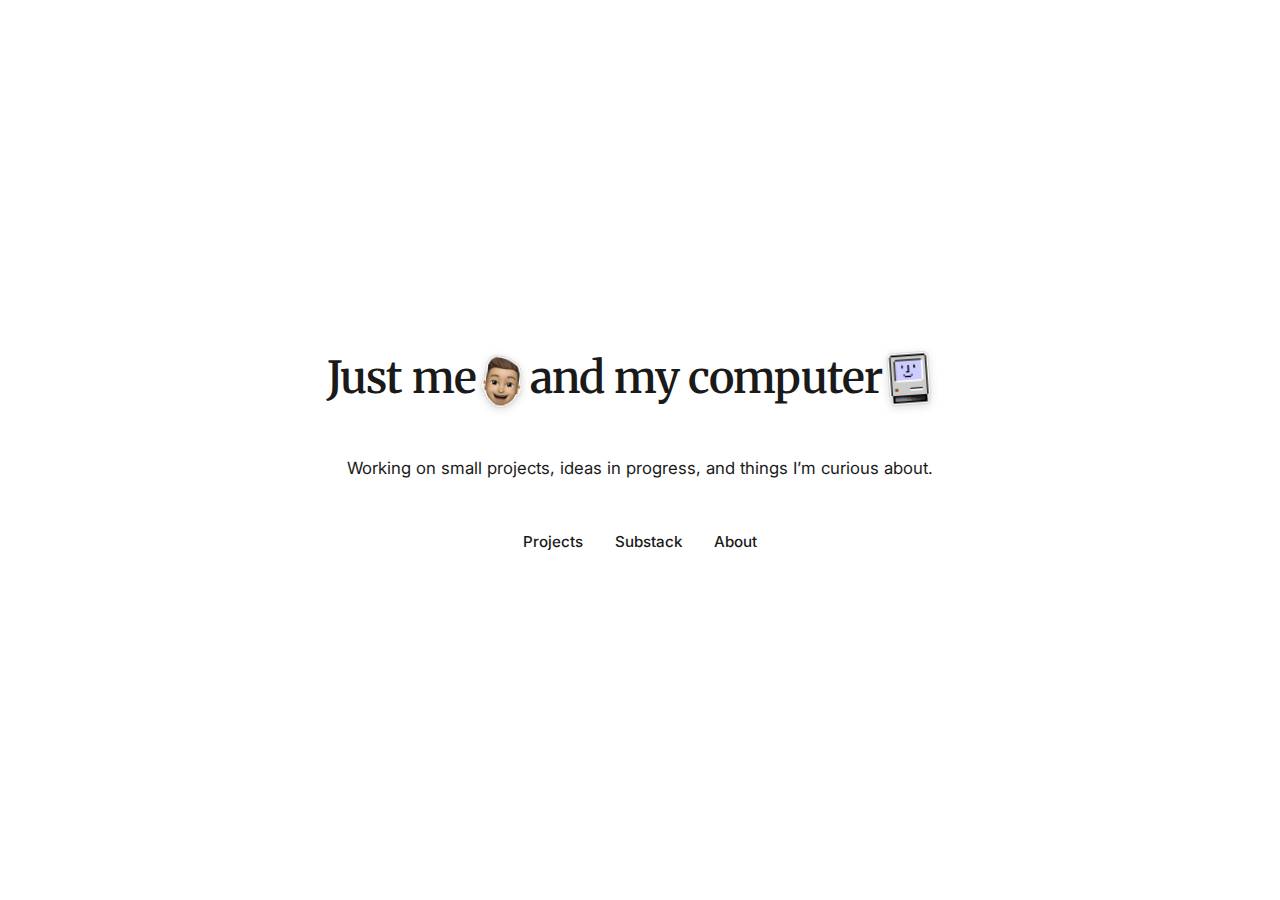
<file: index.html>
<!DOCTYPE html>
<html lang="en">

<head>
  <meta charset="utf-8">
  <meta name="viewport" content="width=device-width, initial-scale=1.0">
  <title>Taiyo Tsuchiya</title>
  <meta name="description" content="Personal projects, experiments, and ideas by Taiyo Tsuchiya. iOS apps, design explorations, and things I’m curious about.">
  <link rel="canonical" href="https://taiyotsuchiya.com/">
  <meta property="og:site_name" content="Taiyo Tsuchiya">
  <script type="application/ld+json">
  {
    "@context": "https://schema.org",
    "@type": "WebSite",
    "name": "Taiyo Tsuchiya",
    "url": "https://taiyotsuchiya.com"
  }
  </script>
  <script type="application/ld+json">
  {
    "@context": "https://schema.org",
    "@type": "Person",
    "name": "Taiyo Tsuchiya",
    "url": "https://taiyotsuchiya.com/"
  }
  </script>
  <link rel="icon" type="image/png" href="assets/favicon.png">
  <link rel="preconnect" href="https://fonts.googleapis.com">
  <link rel="preconnect" href="https://fonts.gstatic.com" crossorigin>
  <link
    href="https://fonts.googleapis.com/css2?family=Inter:wght@300;400;500;600&family=Merriweather:wght@300;400;700;900&display=swap"
    rel="stylesheet">
  <link rel="stylesheet" href="styles.css">
</head>

<body class="home-body">
  <main class="container">
    <h1 class="name">
      <span>Just me<img src="assets/Title Icons/Memoji.png" class="title-icon tilt-right" alt="Memoji"></span>
      <span>and <span class="my-prefix">my </span><span class="easter-egg-slot">
        <span class="slot-container">
          <span class="slot-item active" data-item="computer">computer<img src="assets/Title Icons/Happy Mac.png" class="title-icon tilt-left" alt="Happy Mac"></span>
        </span>
      </span></span>
    </h1>

    <p class="intro">
      Working on small projects, ideas in progress, and things I’m curious about.
    </p>

    <nav>
      <a href="projects.html">Projects</a>
      <a href="https://taiyotsuchiya.substack.com" target="_blank" rel="noopener noreferrer">Substack</a>
      <a href="about.html">About</a>
    </nav>
  </main>

  <script>
    (function() {
      const prefersReducedMotion = window.matchMedia('(prefers-reduced-motion: reduce)').matches;
      if (prefersReducedMotion) return;

      const items = [
        { text: 'computer', icon: 'Happy Mac.png', alt: 'Happy Mac' },
        { text: 'airpods', icon: 'Airpods.png', alt: 'Airpods' },
        { text: 'bicycle', icon: 'Bicycle.png', alt: 'Bicycle' },
        { text: 'kindle', icon: 'Kindle Light.png', iconDark: 'Kindle Dark.png', alt: 'Kindle', href: 'https://www.goodreads.com/user/show/147576187-taiyo'},
        { text: 'matcha', icon: 'Matcha.png', alt: 'Matcha' },
        { text: 'final_final_ver.12', icon: 'Folder.png', alt: 'Folder', skipMy: true },
        { text: 'double double', icon: 'Double Double.png', alt: 'Double Double' },
        { text: 'Claude Code', icon: 'Claude Icon.png', alt: 'Claude Code', skipMy: true },
        { text: 'Taylor playlist', icon: 'Sparkly 13.png', alt: 'Sparkly 13', },
        { text: 'podcasts', icon: 'Podcast App.png', alt: 'Podcast App' },
        { text: 'actual computer', icon: 'Mac.png', alt: 'Macbook Pro' },
      ];

      const preloadedImages = [];
      const seenIcons = new Set();
      items.forEach(item => {
        [item.icon, item.iconDark].forEach(icon => {
          if (!icon || seenIcons.has(icon)) return;
          const img = new Image();
          img.src = `assets/Title Icons/${icon}`;
          preloadedImages.push(img);
          seenIcons.add(icon);
        });
      });

      const START_DELAY = 10000;
      const DISPLAY_DURATION = 5000;
      const ANIMATION_DURATION = 700;

      let cycleTimer = null;
      let startTimer = null;
      let isAnimating = false;
      let currentIndex = 0;

      const slotContainer = document.querySelector('.slot-container');
      const myPrefix = document.querySelector('.my-prefix');
      const isDark = window.matchMedia('(prefers-color-scheme: dark)').matches;

      function refreshSlotWidth() {
        const currentEl = slotContainer.querySelector('.slot-item.active');
        if (!currentEl) return;
        slotContainer.style.width = Math.ceil(currentEl.getBoundingClientRect().width) + 'px';
      }

      function getIconPath(item) {
        const icon = (isDark && item.iconDark) ? item.iconDark : item.icon;
        return `assets/Title Icons/${icon}`;
      }

      function createSlotItem(item, className = '') {
        const span = document.createElement('span');
        span.className = `slot-item ${className}`.trim();
        span.dataset.item = item.text;
        const img = `<img src="${getIconPath(item)}" class="title-icon tilt-left" alt="${item.alt}">`;
        const icon = item.href ? `<a href="${item.href}" target="_blank" rel="noopener noreferrer">${img}</a>` : img;
        span.innerHTML = `${item.text}${icon}`;
        return span;
      }

      function measureSlotWidth(el) {
        return Math.ceil(el.getBoundingClientRect().width) + 12;
      }

      function animateToNext() {
        if (isAnimating) return;
        isAnimating = true;

        const nextIndex = (currentIndex + 1) % items.length;
        const nextItem = items[nextIndex];
        const currentEl = slotContainer.querySelector('.slot-item.active');

        const nextEl = createSlotItem(nextItem, 'entering');
        slotContainer.appendChild(nextEl);

        // Measure current width
        const currentWidth = Math.ceil(currentEl.getBoundingClientRect().width);
        slotContainer.style.width = currentWidth + 'px';

        // Measure new item width (make it visible momentarily)
        nextEl.style.position = 'absolute';
        nextEl.style.visibility = 'hidden';
        nextEl.classList.remove('entering');
        const newWidth = measureSlotWidth(nextEl);
        const nextImg = nextEl.querySelector('img');
        if (nextImg && !nextImg.complete) {
          nextImg.addEventListener('load', () => {
            const loadedWidth = measureSlotWidth(nextEl);
            const currentWidthValue = parseFloat(slotContainer.style.width || 0);
            if (loadedWidth > currentWidthValue) {
              slotContainer.style.width = loadedWidth + 'px';
            }
          }, { once: true });
        }
        nextEl.classList.add('entering');
        nextEl.style.position = '';
        nextEl.style.visibility = '';

        if (nextItem.skipMy) {
          myPrefix.classList.add('hidden');
        } else {
          myPrefix.classList.remove('hidden');
        }

        requestAnimationFrame(() => {
          slotContainer.style.width = newWidth + 'px';
          currentEl.classList.add('exiting');
          currentEl.classList.remove('active');
          nextEl.classList.remove('entering');
          nextEl.classList.add('active', 'bouncing');
        });

        setTimeout(() => {
          currentEl.remove();
          nextEl.classList.remove('bouncing');
          currentIndex = nextIndex;
          isAnimating = false;

          if (currentIndex === 0) {
            stopCycle();
            slotContainer.style.width = '';
          }
        }, ANIMATION_DURATION);
      }

      function startCycle() {
        if (cycleTimer || currentIndex !== 0) return;
        document.body.classList.add('easter-egg-active');
        cycleTimer = setInterval(animateToNext, DISPLAY_DURATION);
      }

      function stopCycle() {
        if (cycleTimer) {
          clearInterval(cycleTimer);
          cycleTimer = null;
        }
        document.body.classList.remove('easter-egg-active');
        startTimer = setTimeout(startCycle, START_DELAY);
      }

      startTimer = setTimeout(startCycle, START_DELAY);

      document.addEventListener('visibilitychange', () => {
        if (!document.hidden) refreshSlotWidth();
      });
      window.addEventListener('pageshow', refreshSlotWidth);
      window.addEventListener('focus', refreshSlotWidth);
    })();
  </script>
</body>

</html>
</file>
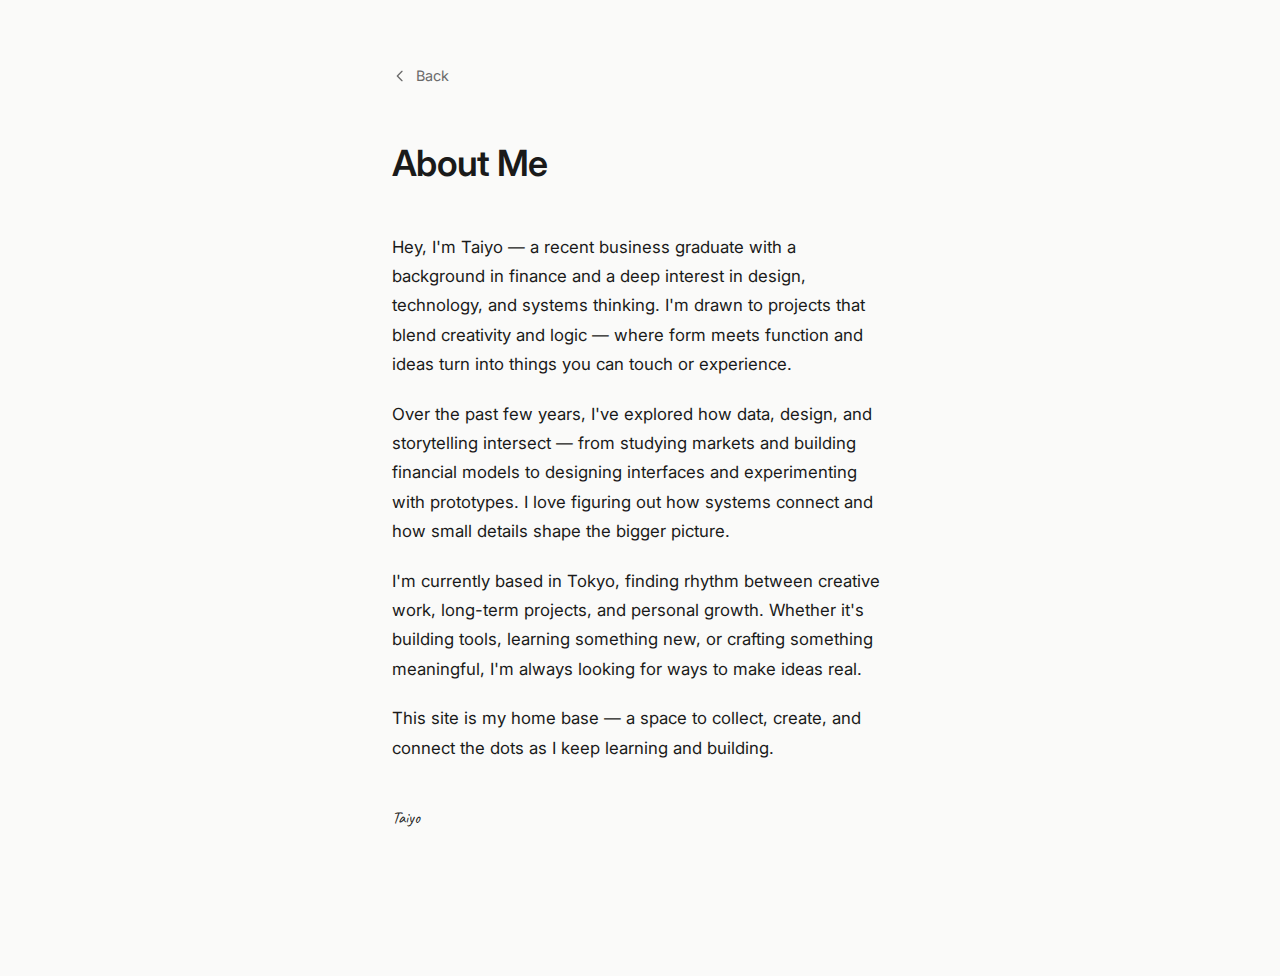
<file: about.html>
<!DOCTYPE html>
<html lang="en">

<head>
  <meta charset="utf-8">
  <meta name="viewport" content="width=device-width, initial-scale=1.0">
  <title>About | Taiyo Tsuchiya</title>
  <meta name="description" content="About Taiyo Tsuchiya — Builder, thinker, and creator based in Tokyo.">
  <link rel="icon" type="image/png" href="assets/flavicon.png">
  <link rel="preconnect" href="https://fonts.googleapis.com">
  <link rel="preconnect" href="https://fonts.gstatic.com" crossorigin>
  <link href="https://fonts.googleapis.com/css2?family=Inter:wght@300;400;500;600&family=Caveat:wght@500&display=swap"
    rel="stylesheet">
  <style>
    :root {
      --bg: #FAFAF9;
      --fg: #1A1A1A;
      --muted: #6B6B6B;
      --accent: #C4A47C;
      --accent-hover: #B08D5B;
      --border: #E8E8E6;
    }

    * {
      box-sizing: border-box;
      margin: 0;
      padding: 0;
    }

    html {
      font-size: 16px;
    }

    body {
      font-family: 'Inter', -apple-system, BlinkMacSystemFont, 'Segoe UI', sans-serif;
      background: var(--bg);
      color: var(--fg);
      min-height: 100vh;
      line-height: 1.6;
      -webkit-font-smoothing: antialiased;
      -moz-osx-font-smoothing: grayscale;
    }

    .page {
      max-width: 560px;
      margin: 0 auto;
      padding: 4rem 2rem 6rem;
      animation: fadeIn 0.8s ease-out;
    }

    @keyframes fadeIn {
      from {
        opacity: 0;
        transform: translateY(12px);
      }

      to {
        opacity: 1;
        transform: translateY(0);
      }
    }

    .back {
      display: inline-flex;
      align-items: center;
      gap: 0.5rem;
      font-size: 0.9rem;
      color: var(--muted);
      text-decoration: none;
      margin-bottom: 3rem;
      transition: color 0.2s ease;
    }

    .back:hover {
      color: var(--accent-hover);
    }

    .back svg {
      width: 16px;
      height: 16px;
      transition: transform 0.2s ease;
    }

    .back:hover svg {
      transform: translateX(-3px);
    }

    header {
      margin-bottom: 2.5rem;
    }

    h1 {
      font-size: clamp(1.75rem, 4vw, 2.25rem);
      font-weight: 600;
      letter-spacing: -0.02em;
    }

    .content {
      margin-bottom: 3rem;
    }

    .content p {
      font-size: 1.05rem;
      color: var(--fg);
      line-height: 1.75;
      margin-bottom: 1.25rem;
    }

    .content p:last-child {
      margin-bottom: 0;
    }

    .signature {
      font-family: 'Caveat', cursive;
      font-size: 12rem;
      color: var(--fg);
      margin-top: 2.5rem;
    }

    @media (prefers-reduced-motion: reduce) {
      .page {
        animation: none;
      }

      *,
      *::before,
      *::after {
        transition: none !important;
      }
    }

    @media (max-width: 480px) {
      .page {
        padding: 3rem 1.5rem 4rem;
      }
    }
  </style>
</head>

<body>
  <main class="page">
    <a href="index.html" class="back">
      <svg xmlns="http://www.w3.org/2000/svg" fill="none" viewBox="0 0 24 24" stroke="currentColor" stroke-width="2">
        <path stroke-linecap="round" stroke-linejoin="round" d="M15 19l-7-7 7-7" />
      </svg>
      Back
    </a>

    <header>
      <h1>About Me</h1>
    </header>

    <div class="content">
      <p>Hey, I'm Taiyo — a recent business graduate with a background in finance and a deep interest in design,
        technology, and systems thinking. I'm drawn to projects that blend creativity and logic — where form meets
        function and ideas turn into things you can touch or experience.</p>

      <p>Over the past few years, I've explored how data, design, and storytelling intersect — from studying markets and
        building financial models to designing interfaces and experimenting with prototypes. I love figuring out how
        systems connect and how small details shape the bigger picture.</p>

      <p>I'm currently based in Tokyo, finding rhythm between creative work, long-term projects, and personal growth.
        Whether it's building tools, learning something new, or crafting something meaningful, I'm always looking for
        ways to make ideas real.</p>

      <p>This site is my home base — a space to collect, create, and connect the dots as I keep learning and building.
      </p>

      <p class="signature">Taiyo</p>
    </div>
  </main>
</body>

</html>
</file>
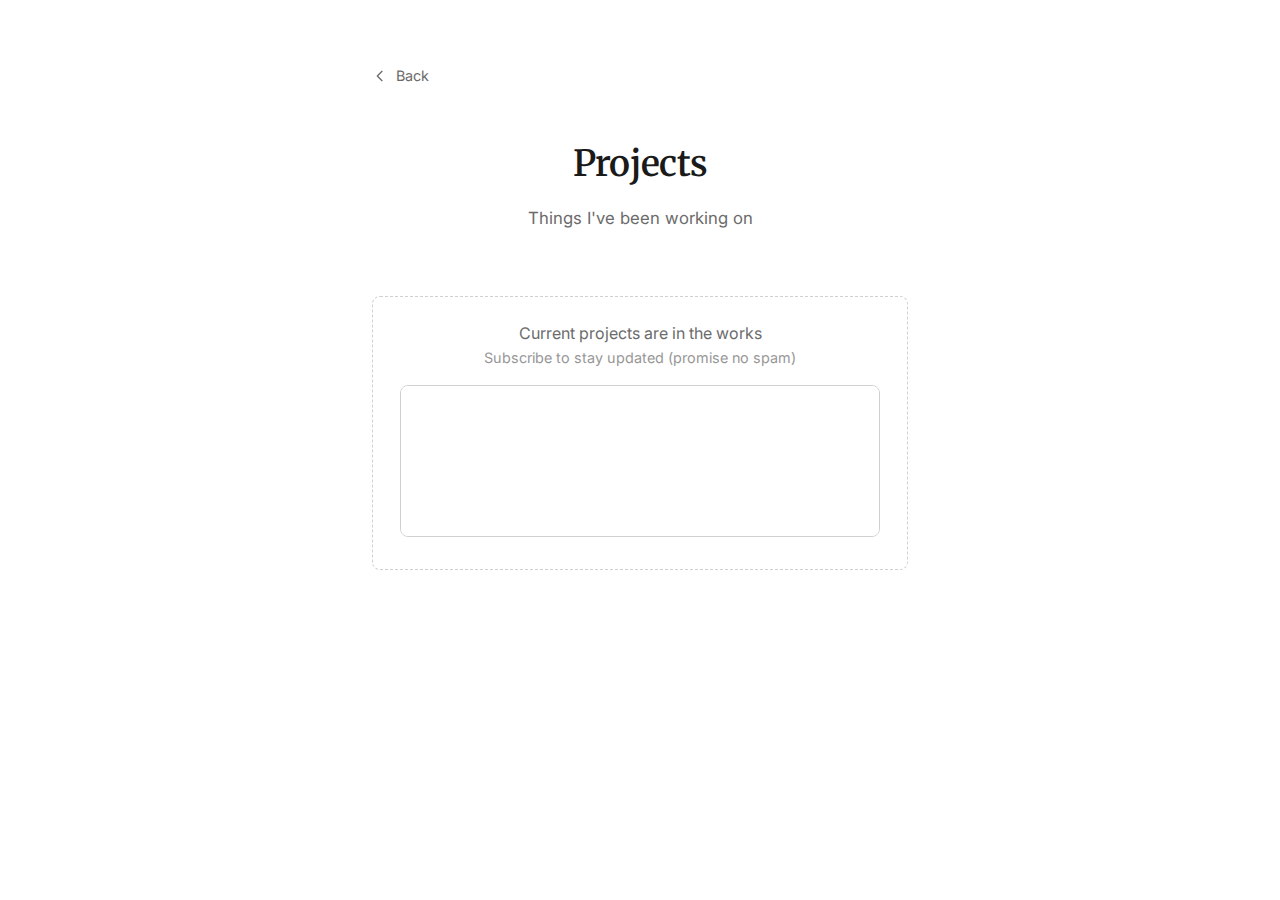
<file: projects.html>
<!DOCTYPE html>
<html lang="en">

<head>
  <meta charset="utf-8">
  <meta name="viewport" content="width=device-width, initial-scale=1.0">
  <title>Projects | Taiyo Tsuchiya</title>
  <meta name="description" content="Projects and experiments by Taiyo Tsuchiya.">
  <link rel="icon" type="image/png" href="assets/flavicon.png">
  <link rel="preconnect" href="https://fonts.googleapis.com">
  <link rel="preconnect" href="https://fonts.gstatic.com" crossorigin>
  <link
    href="https://fonts.googleapis.com/css2?family=Inter:wght@300;400;500;600&family=Merriweather:wght@300;400;700;900&display=swap"
    rel="stylesheet">
  <link rel="stylesheet" href="styles.css">
</head>

<body>
  <main class="page">
    <a href="index.html" class="back">
      <svg xmlns="http://www.w3.org/2000/svg" fill="none" viewBox="0 0 24 24" stroke="currentColor" stroke-width="2">
        <path stroke-linecap="round" stroke-linejoin="round" d="M15 19l-7-7 7-7" />
      </svg>
      Back
    </a>

    <header>
      <h1>Projects</h1>
      <p class="lead">Things I've been working on</p>
    </header>

    <div class="coming-soon">
      <p class="coming-soon-text">Current projects are in the works</p>
      <p class="coming-soon-sub">Subscribe to stay updated (promise no spam)</p>
      <div class="substack-embed">
        <iframe src="https://taiyotsuchiya.substack.com/embed" scrolling="no" frameborder="0"></iframe>
      </div>
    </div>

  </main>
</body>

</html>
</file>
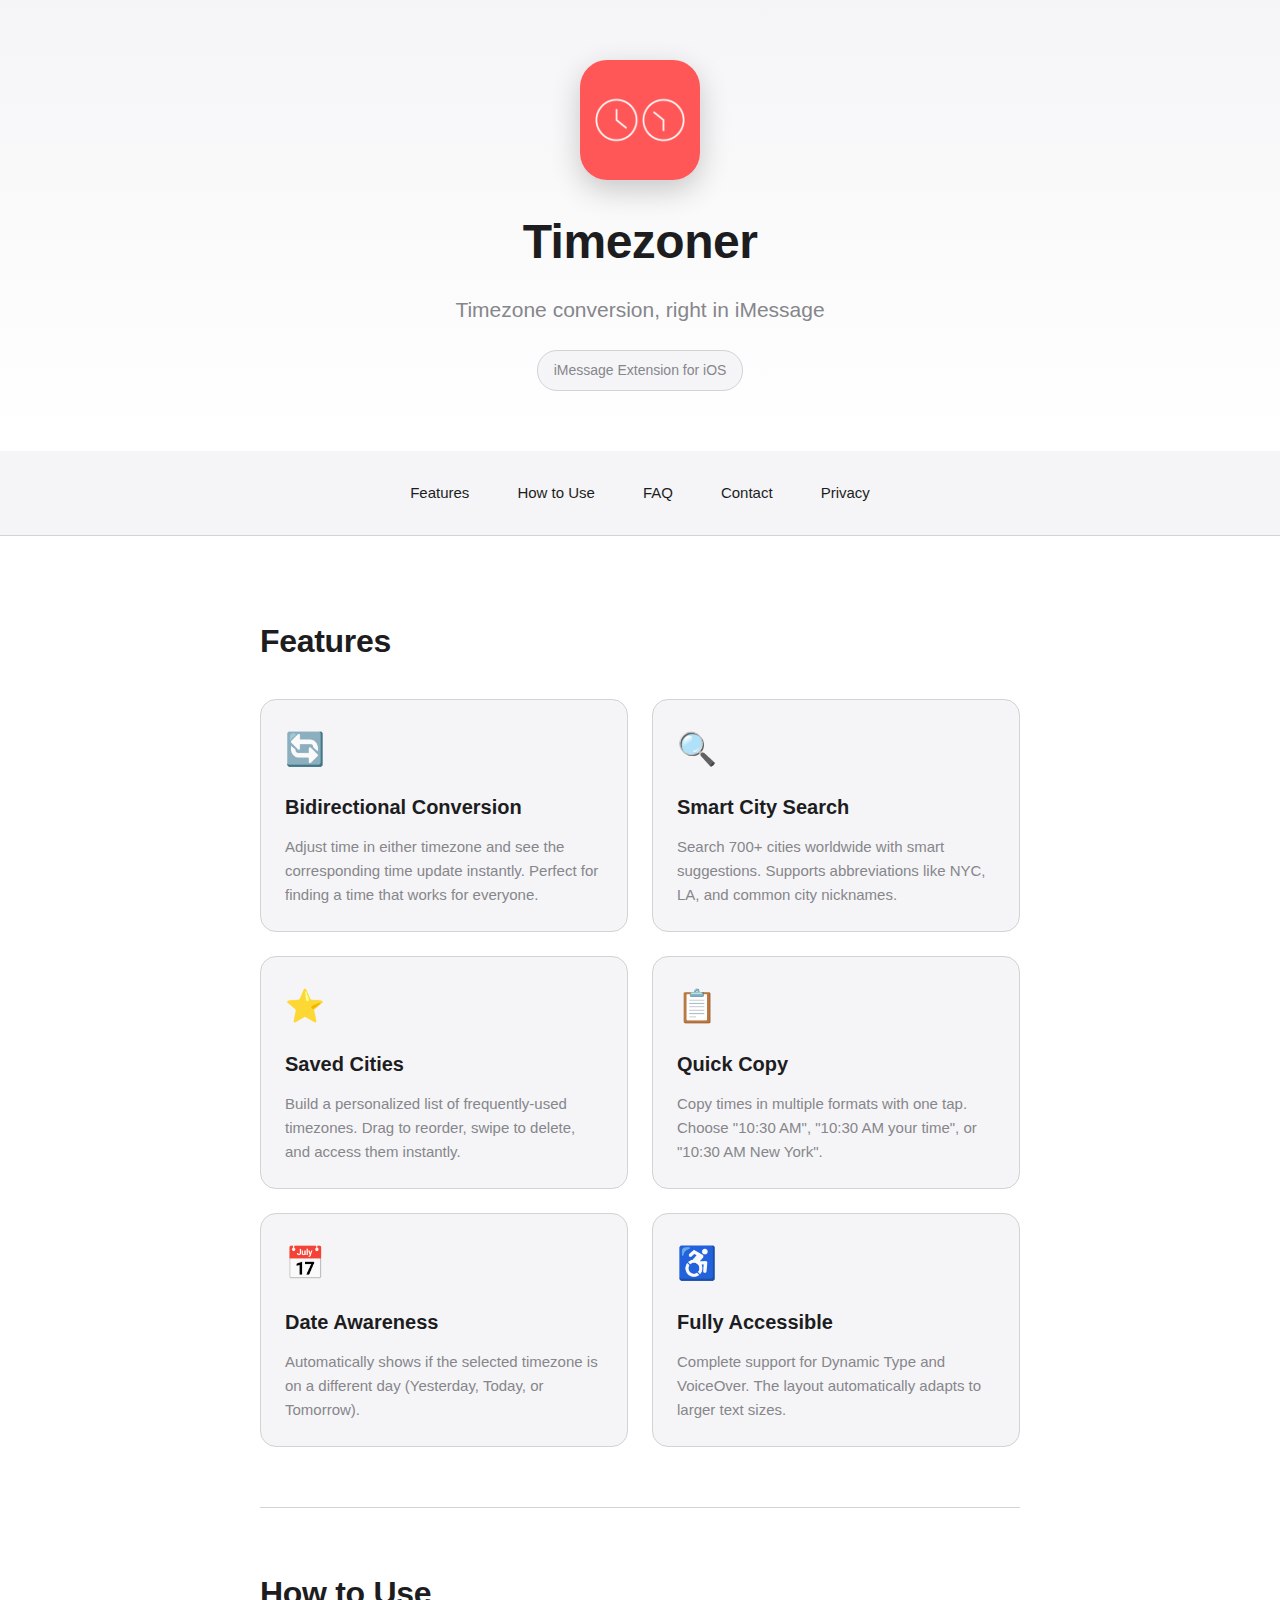
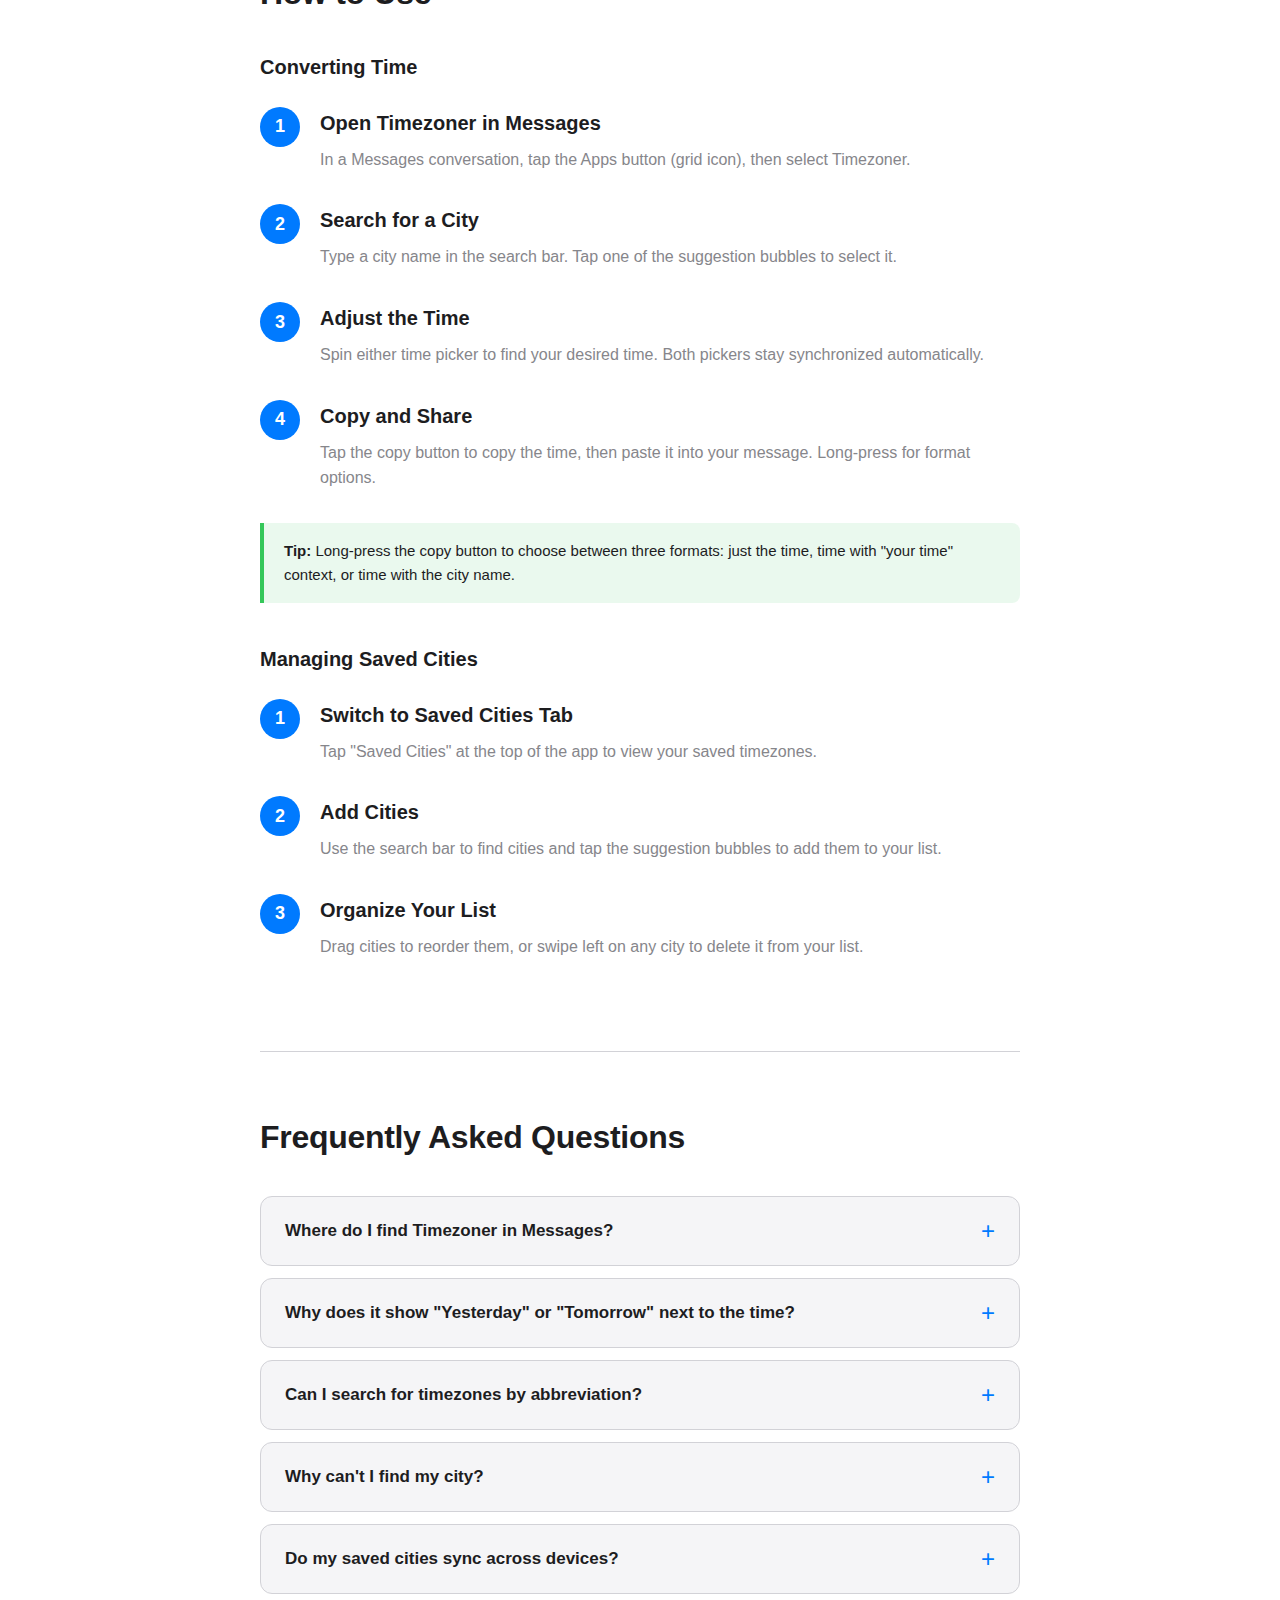
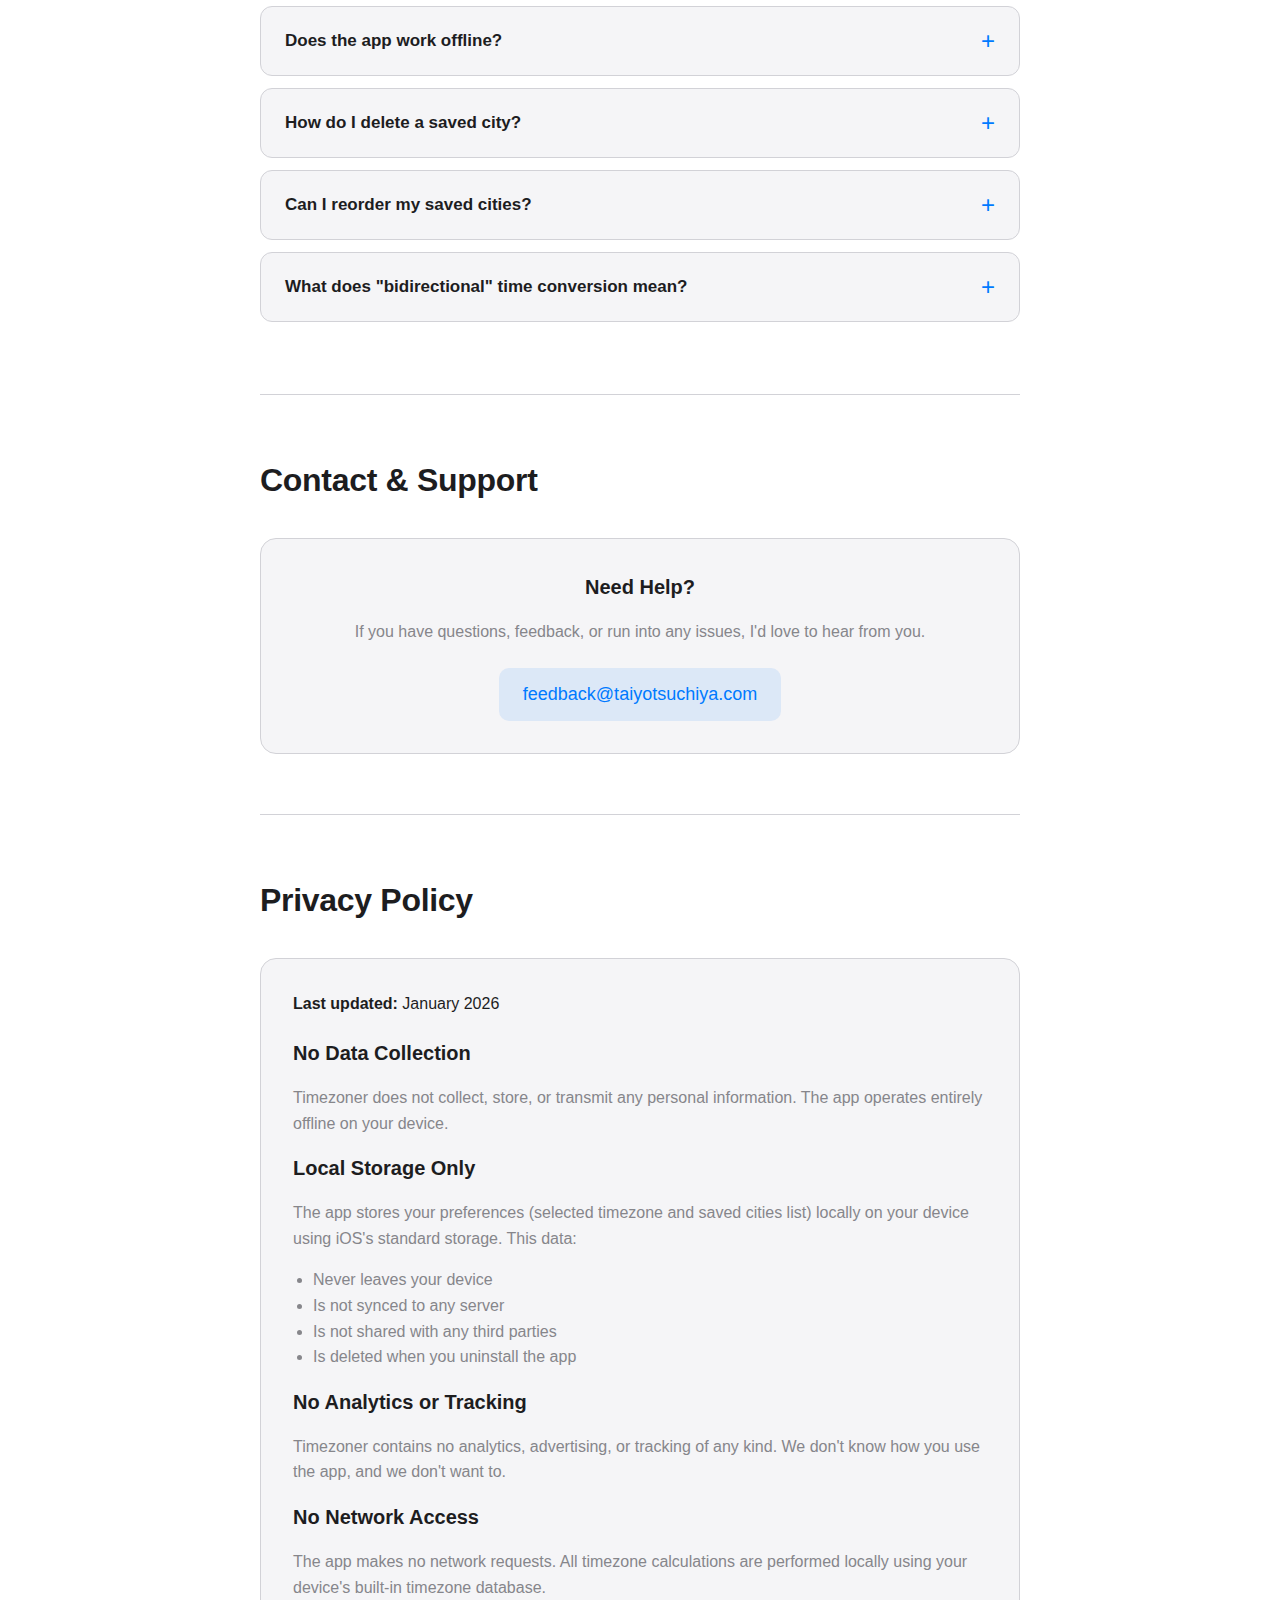
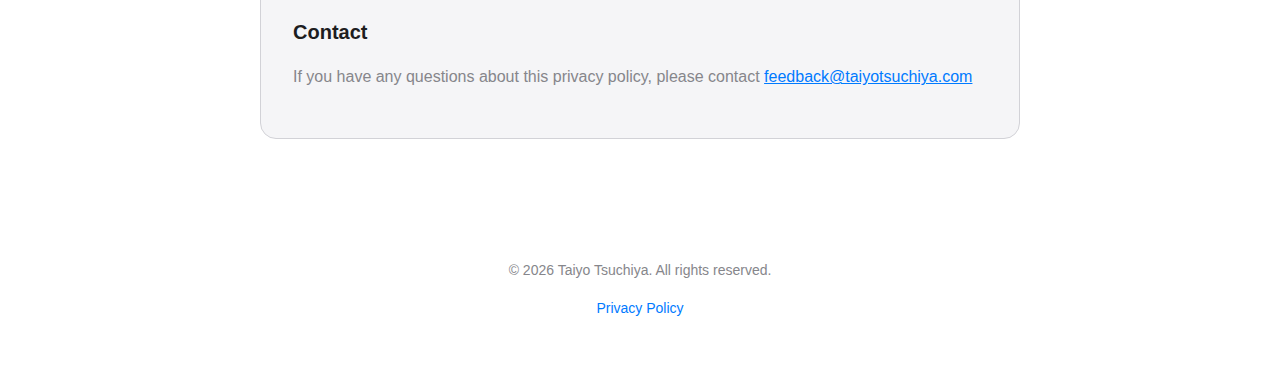
<file: timezoner-support.html>
<!DOCTYPE html>
<html lang="en">
<head>
    <meta charset="UTF-8">
    <meta name="viewport" content="width=device-width, initial-scale=1.0">
    <title>Timezoner - Support & FAQ</title>
    <style>
        :root {
            --primary: #007AFF;
            --primary-dark: #0056b3;
            --bg: #ffffff;
            --bg-secondary: #f5f5f7;
            --text: #1d1d1f;
            --text-secondary: #86868b;
            --border: #d2d2d7;
            --success: #34c759;
        }

        @media (prefers-color-scheme: dark) {
            :root {
                --bg: #000000;
                --bg-secondary: #1c1c1e;
                --text: #f5f5f7;
                --text-secondary: #98989d;
                --border: #38383a;
            }
        }

        * {
            margin: 0;
            padding: 0;
            box-sizing: border-box;
        }

        body {
            font-family: -apple-system, BlinkMacSystemFont, 'SF Pro Text', 'Segoe UI', Roboto, sans-serif;
            background: var(--bg);
            color: var(--text);
            line-height: 1.6;
        }

        .container {
            max-width: 800px;
            margin: 0 auto;
            padding: 20px;
        }

        /* Hero Section */
        .hero {
            text-align: center;
            padding: 60px 20px;
            background: linear-gradient(180deg, var(--bg-secondary) 0%, var(--bg) 100%);
        }

        .app-icon {
            width: 120px;
            height: 120px;
            border-radius: 27px;
            margin: 0 auto 24px;
            box-shadow: 0 10px 30px rgba(0, 0, 0, 0.2);
            overflow: hidden;
        }

        .app-icon img {
            width: 100%;
            height: 100%;
            object-fit: cover;
        }

        .hero h1 {
            font-size: 48px;
            font-weight: 700;
            margin-bottom: 12px;
            letter-spacing: -0.5px;
        }

        .hero .tagline {
            font-size: 21px;
            color: var(--text-secondary);
            margin-bottom: 24px;
        }

        .badge {
            display: inline-block;
            background: var(--bg-secondary);
            border: 1px solid var(--border);
            padding: 8px 16px;
            border-radius: 20px;
            font-size: 14px;
            color: var(--text-secondary);
        }

        /* Navigation */
        .nav {
            display: flex;
            justify-content: center;
            gap: 8px;
            padding: 20px;
            background: var(--bg-secondary);
            border-bottom: 1px solid var(--border);
            flex-wrap: wrap;
        }

        .nav a {
            color: var(--text);
            text-decoration: none;
            padding: 10px 20px;
            border-radius: 20px;
            font-size: 15px;
            font-weight: 500;
            transition: background 0.2s;
        }

        .nav a:hover {
            background: var(--border);
        }

        /* Sections */
        section {
            padding: 60px 0;
            border-bottom: 1px solid var(--border);
        }

        section:last-child {
            border-bottom: none;
        }

        h2 {
            font-size: 32px;
            font-weight: 600;
            margin-bottom: 32px;
            letter-spacing: -0.3px;
        }

        h3 {
            font-size: 20px;
            font-weight: 600;
            margin-bottom: 12px;
        }

        p {
            color: var(--text-secondary);
            margin-bottom: 16px;
        }

        /* Features Grid */
        .features-grid {
            display: grid;
            grid-template-columns: repeat(auto-fit, minmax(250px, 1fr));
            gap: 24px;
        }

        .feature-card {
            background: var(--bg-secondary);
            border-radius: 16px;
            padding: 24px;
            border: 1px solid var(--border);
        }

        .feature-icon {
            font-size: 32px;
            margin-bottom: 16px;
        }

        .feature-card h3 {
            color: var(--text);
        }

        .feature-card p {
            font-size: 15px;
            margin-bottom: 0;
        }

        /* FAQ Accordion */
        .faq-item {
            background: var(--bg-secondary);
            border-radius: 12px;
            margin-bottom: 12px;
            border: 1px solid var(--border);
            overflow: hidden;
        }

        .faq-question {
            width: 100%;
            padding: 20px 24px;
            background: none;
            border: none;
            text-align: left;
            font-size: 17px;
            font-weight: 600;
            color: var(--text);
            cursor: pointer;
            display: flex;
            justify-content: space-between;
            align-items: center;
            font-family: inherit;
        }

        .faq-question:hover {
            background: rgba(0, 122, 255, 0.05);
        }

        .faq-question::after {
            content: '+';
            font-size: 24px;
            font-weight: 300;
            color: var(--primary);
            transition: transform 0.3s;
        }

        .faq-item.active .faq-question::after {
            transform: rotate(45deg);
        }

        .faq-answer {
            max-height: 0;
            overflow: hidden;
            transition: max-height 0.3s ease-out;
        }

        .faq-answer-content {
            padding: 0 24px 20px;
            color: var(--text-secondary);
            font-size: 15px;
            line-height: 1.7;
        }

        .faq-item.active .faq-answer {
            max-height: 500px;
        }

        /* Steps */
        .steps {
            counter-reset: step;
        }

        .step {
            display: flex;
            gap: 20px;
            margin-bottom: 32px;
            align-items: flex-start;
        }

        .step-number {
            flex-shrink: 0;
            width: 40px;
            height: 40px;
            background: var(--primary);
            color: white;
            border-radius: 50%;
            display: flex;
            align-items: center;
            justify-content: center;
            font-weight: 600;
            font-size: 18px;
        }

        .step-content h3 {
            margin-bottom: 8px;
        }

        .step-content p {
            margin-bottom: 0;
        }

        /* Contact */
        .contact-card {
            background: var(--bg-secondary);
            border-radius: 16px;
            padding: 32px;
            text-align: center;
            border: 1px solid var(--border);
        }

        .contact-card h3 {
            margin-bottom: 16px;
        }

        .contact-email {
            display: inline-block;
            color: var(--primary);
            text-decoration: none;
            font-size: 18px;
            font-weight: 500;
            padding: 12px 24px;
            background: rgba(0, 122, 255, 0.1);
            border-radius: 10px;
            margin-top: 8px;
            transition: background 0.2s;
        }

        .contact-email:hover {
            background: rgba(0, 122, 255, 0.2);
        }

        /* Tips */
        .tip {
            background: rgba(52, 199, 89, 0.1);
            border-left: 4px solid var(--success);
            padding: 16px 20px;
            border-radius: 0 8px 8px 0;
            margin: 16px 0;
        }

        .tip p {
            color: var(--text);
            margin: 0;
            font-size: 15px;
        }

        /* Footer */
        footer {
            text-align: center;
            padding: 40px 20px;
            color: var(--text-secondary);
            font-size: 14px;
        }

        footer a {
            color: var(--primary);
            text-decoration: none;
        }

        /* Responsive */
        @media (max-width: 600px) {
            .hero h1 {
                font-size: 36px;
            }

            .hero .tagline {
                font-size: 18px;
            }

            h2 {
                font-size: 26px;
            }

            .nav {
                gap: 4px;
            }

            .nav a {
                padding: 8px 14px;
                font-size: 14px;
            }
        }
    </style>
</head>
<body>
    <!-- Hero -->
    <header class="hero">
        <div class="app-icon"><img src="assets/timezoner_appicon.png" alt="Timezoner App Icon"></div>
        <h1>Timezoner</h1>
        <p class="tagline">Timezone conversion, right in iMessage</p>
        <span class="badge">iMessage Extension for iOS</span>
    </header>

    <!-- Navigation -->
    <nav class="nav">
        <a href="#features">Features</a>
        <a href="#how-to-use">How to Use</a>
        <a href="#faq">FAQ</a>
        <a href="#contact">Contact</a>
        <a href="#privacy">Privacy</a>
    </nav>

    <div class="container">
        <!-- Features Section -->
        <section id="features">
            <h2>Features</h2>
            <div class="features-grid">
                <div class="feature-card">
                    <div class="feature-icon">🔄</div>
                    <h3>Bidirectional Conversion</h3>
                    <p>Adjust time in either timezone and see the corresponding time update instantly. Perfect for finding a time that works for everyone.</p>
                </div>
                <div class="feature-card">
                    <div class="feature-icon">🔍</div>
                    <h3>Smart City Search</h3>
                    <p>Search 700+ cities worldwide with smart suggestions. Supports abbreviations like NYC, LA, and common city nicknames.</p>
                </div>
                <div class="feature-card">
                    <div class="feature-icon">⭐</div>
                    <h3>Saved Cities</h3>
                    <p>Build a personalized list of frequently-used timezones. Drag to reorder, swipe to delete, and access them instantly.</p>
                </div>
                <div class="feature-card">
                    <div class="feature-icon">📋</div>
                    <h3>Quick Copy</h3>
                    <p>Copy times in multiple formats with one tap. Choose "10:30 AM", "10:30 AM your time", or "10:30 AM New York".</p>
                </div>
                <div class="feature-card">
                    <div class="feature-icon">📅</div>
                    <h3>Date Awareness</h3>
                    <p>Automatically shows if the selected timezone is on a different day (Yesterday, Today, or Tomorrow).</p>
                </div>
                <div class="feature-card">
                    <div class="feature-icon">♿</div>
                    <h3>Fully Accessible</h3>
                    <p>Complete support for Dynamic Type and VoiceOver. The layout automatically adapts to larger text sizes.</p>
                </div>
            </div>
        </section>

        <!-- How to Use Section -->
        <section id="how-to-use">
            <h2>How to Use</h2>

            <h3 style="margin-bottom: 24px; color: var(--text);">Converting Time</h3>
            <div class="steps">
                <div class="step">
                    <div class="step-number">1</div>
                    <div class="step-content">
                        <h3>Open Timezoner in Messages</h3>
                        <p>In a Messages conversation, tap the Apps button (grid icon), then select Timezoner.</p>
                    </div>
                </div>
                <div class="step">
                    <div class="step-number">2</div>
                    <div class="step-content">
                        <h3>Search for a City</h3>
                        <p>Type a city name in the search bar. Tap one of the suggestion bubbles to select it.</p>
                    </div>
                </div>
                <div class="step">
                    <div class="step-number">3</div>
                    <div class="step-content">
                        <h3>Adjust the Time</h3>
                        <p>Spin either time picker to find your desired time. Both pickers stay synchronized automatically.</p>
                    </div>
                </div>
                <div class="step">
                    <div class="step-number">4</div>
                    <div class="step-content">
                        <h3>Copy and Share</h3>
                        <p>Tap the copy button to copy the time, then paste it into your message. Long-press for format options.</p>
                    </div>
                </div>
            </div>

            <div class="tip">
                <p><strong>Tip:</strong> Long-press the copy button to choose between three formats: just the time, time with "your time" context, or time with the city name.</p>
            </div>

            <h3 style="margin: 40px 0 24px; color: var(--text);">Managing Saved Cities</h3>
            <div class="steps">
                <div class="step">
                    <div class="step-number">1</div>
                    <div class="step-content">
                        <h3>Switch to Saved Cities Tab</h3>
                        <p>Tap "Saved Cities" at the top of the app to view your saved timezones.</p>
                    </div>
                </div>
                <div class="step">
                    <div class="step-number">2</div>
                    <div class="step-content">
                        <h3>Add Cities</h3>
                        <p>Use the search bar to find cities and tap the suggestion bubbles to add them to your list.</p>
                    </div>
                </div>
                <div class="step">
                    <div class="step-number">3</div>
                    <div class="step-content">
                        <h3>Organize Your List</h3>
                        <p>Drag cities to reorder them, or swipe left on any city to delete it from your list.</p>
                    </div>
                </div>
            </div>
        </section>

        <!-- FAQ Section -->
        <section id="faq">
            <h2>Frequently Asked Questions</h2>

            <div class="faq-item">
                <button class="faq-question">Where do I find Timezoner in Messages?</button>
                <div class="faq-answer">
                    <div class="faq-answer-content">
                        In any Messages conversation, tap the Apps button (the grid icon next to the text field). Scroll through your available apps to find Timezoner, or swipe right on the app drawer to see all apps. If you don't see it, you may need to enable it in the "More" menu.
                    </div>
                </div>
            </div>

            <div class="faq-item">
                <button class="faq-question">Why does it show "Yesterday" or "Tomorrow" next to the time?</button>
                <div class="faq-answer">
                    <div class="faq-answer-content">
                        This date indicator helps you understand when the selected time falls relative to your local date. If you're in New York and select a time in Tokyo, the date chip will show you if that time is on a different calendar day than yours. This prevents confusion when scheduling across large timezone differences.
                    </div>
                </div>
            </div>

            <div class="faq-item">
                <button class="faq-question">Can I search for timezones by abbreviation?</button>
                <div class="faq-answer">
                    <div class="faq-answer-content">
                        Yes! Timezoner supports common abbreviations like NYC (New York), LA (Los Angeles), SF (San Francisco), and many more. The search also recognizes common alternative names for cities. Just start typing and the suggestions will appear.
                    </div>
                </div>
            </div>

            <div class="faq-item">
                <button class="faq-question">Why can't I find my city?</button>
                <div class="faq-answer">
                    <div class="faq-answer-content">
                        Timezoner includes 700+ cities worldwide, but if your city isn't listed, try searching for a nearby major city in the same timezone. You can also search by timezone identifier (like "America/Chicago" or "Europe/Paris"). The app uses the comprehensive iOS timezone database as a fallback.
                    </div>
                </div>
            </div>

            <div class="faq-item">
                <button class="faq-question">Do my saved cities sync across devices?</button>
                <div class="faq-answer">
                    <div class="faq-answer-content">
                        Currently, saved cities are stored locally on each device. If you use multiple iOS devices, you'll need to set up your saved cities list on each one separately.
                    </div>
                </div>
            </div>

            <div class="faq-item">
                <button class="faq-question">Does the app work offline?</button>
                <div class="faq-answer">
                    <div class="faq-answer-content">
                        Yes! Timezoner works completely offline. All timezone calculations are performed locally on your device using the built-in timezone database. No internet connection is required.
                    </div>
                </div>
            </div>

            <div class="faq-item">
                <button class="faq-question">How do I delete a saved city?</button>
                <div class="faq-answer">
                    <div class="faq-answer-content">
                        In the Saved Cities tab, simply swipe left on any city you want to remove. A delete button will appear, or continue swiping to delete immediately.
                    </div>
                </div>
            </div>

            <div class="faq-item">
                <button class="faq-question">Can I reorder my saved cities?</button>
                <div class="faq-answer">
                    <div class="faq-answer-content">
                        Yes! In the Saved Cities tab, press and hold on any city, then drag it to your preferred position. Release to drop it in place. Your custom order is saved automatically.
                    </div>
                </div>
            </div>

            <div class="faq-item">
                <button class="faq-question">What does "bidirectional" time conversion mean?</button>
                <div class="faq-answer">
                    <div class="faq-answer-content">
                        Unlike most timezone converters where you enter a time and see the result, Timezoner lets you adjust either timezone and the other updates automatically. This makes it easy to find a time that works for both parties - just spin either picker until both times look good!
                    </div>
                </div>
            </div>
        </section>

        <!-- Contact Section -->
        <section id="contact">
            <h2>Contact & Support</h2>
            <div class="contact-card">
                <h3>Need Help?</h3>
                <p>If you have questions, feedback, or run into any issues, I'd love to hear from you.</p>
                <a href="mailto:feedback@taiyotsuchiya.com" class="contact-email">feedback@taiyotsuchiya.com</a>
            </div>
        </section>

        <!-- Privacy Policy Section -->
        <section id="privacy">
            <h2>Privacy Policy</h2>
            <div class="contact-card" style="text-align: left;">
                <p style="color: var(--text); margin-bottom: 20px;"><strong>Last updated:</strong> January 2026</p>

                <h3>No Data Collection</h3>
                <p>Timezoner does not collect, store, or transmit any personal information. The app operates entirely offline on your device.</p>

                <h3>Local Storage Only</h3>
                <p>The app stores your preferences (selected timezone and saved cities list) locally on your device using iOS's standard storage. This data:</p>
                <ul style="color: var(--text-secondary); margin-left: 20px; margin-bottom: 16px;">
                    <li>Never leaves your device</li>
                    <li>Is not synced to any server</li>
                    <li>Is not shared with any third parties</li>
                    <li>Is deleted when you uninstall the app</li>
                </ul>

                <h3>No Analytics or Tracking</h3>
                <p>Timezoner contains no analytics, advertising, or tracking of any kind. We don't know how you use the app, and we don't want to.</p>

                <h3>No Network Access</h3>
                <p>The app makes no network requests. All timezone calculations are performed locally using your device's built-in timezone database.</p>

                <h3>Contact</h3>
                <p>If you have any questions about this privacy policy, please contact <a href="mailto:feedback@taiyotsuchiya.com" style="color: var(--primary);">feedback@taiyotsuchiya.com</a></p>
            </div>
        </section>
    </div>

    <!-- Footer -->
    <footer>
        <p>&copy; 2026 Taiyo Tsuchiya. All rights reserved.</p>
        <p style="margin-top: 8px;">
            <a href="#privacy">Privacy Policy</a>
        </p>
    </footer>

    <!-- FAQ Accordion Script -->
    <script>
        document.querySelectorAll('.faq-question').forEach(button => {
            button.addEventListener('click', () => {
                const faqItem = button.parentElement;
                const isActive = faqItem.classList.contains('active');

                // Close all other FAQ items
                document.querySelectorAll('.faq-item').forEach(item => {
                    item.classList.remove('active');
                });

                // Toggle current item
                if (!isActive) {
                    faqItem.classList.add('active');
                }
            });
        });
    </script>
</body>
</html>
</file>
<file: styles.css>
:root {
    --bg: #FOEADD;
    --fg: #1A1A1A;
    --muted: #6B6B6B;
    --accent: #C4A47C;
    --accent-hover: #B08D5B;
    --border: #d0d0d0;
    --card-bg: white;
}

@media (prefers-color-scheme: dark) {
    :root {
        --bg: #1a1d23;
        --fg: #e5e7eb;
        --muted: #9ca3af;
        --accent: #d4b896;
        --accent-hover: #e5c9a8;
        --border: #374151;
        --card-bg: #252a33;
    }
}

* {
    box-sizing: border-box;
    margin: 0;
    padding: 0;
}

html {
    font-size: 16px;
}

body {
    font-family: 'Inter', -apple-system, BlinkMacSystemFont, 'Segoe UI', sans-serif;
    background: var(--bg);
    color: var(--fg);
    min-height: 100vh;
    line-height: 1.6;
    -webkit-font-smoothing: antialiased;
    -moz-osx-font-smoothing: grayscale;
}

/* Animations */
@keyframes fadeIn {
    from {
        opacity: 0;
        transform: translateY(12px);
    }

    to {
        opacity: 1;
        transform: translateY(0);
    }
}

/* Index Page Syles */
.container {
    max-width: 600px;
    width: 100%;
    text-align: center;
    animation: fadeIn 0.8s ease-out;
    margin: 0 auto;
}


.home-body {
    display: flex;
    justify-content: center;
    align-items: center;
    padding: 2rem;
}

.name {
    font-family: 'Merriweather', serif;
    font-size: clamp(2rem, 5vw, 2.75rem);
    font-weight: 600;
    letter-spacing: -0.02em;
    margin-bottom: 0.5rem;
    display: flex;
    align-items: center;
    justify-content: center;
    flex-wrap: nowrap;
    white-space: nowrap;
    gap: 0.5rem;
}

.title-icon {
    height: 1.2em;
    width: auto;
    vertical-align: middle;
    display: inline-block;
    transition: transform 0.3s cubic-bezier(0.34, 1.56, 0.64, 1);
    filter: drop-shadow(0 2px 4px rgba(0, 0, 0, 0.15));
    margin-left: 0.3rem;
}

.tilt-right {
    transform: rotate(4deg);
}

.tilt-right:hover {
    transform: rotate(8deg) scale(1.1);
}

.tilt-left {
    transform: rotate(-4deg);
}

.tilt-left:hover {
    transform: rotate(-8deg) scale(1.1);
}

.intro {
    margin-top: 2.5rem;
    font-size: 1.05rem;
    color: var(--fg);
    font-weight: 400;
    line-height: 1.7;
    max-width: 100%;
    margin-left: auto;
    margin-right: auto;
}

nav {
    margin-top: 3rem;
    display: flex;
    justify-content: center;
    gap: 2rem;
    flex-wrap: wrap;
}

nav a {
    font-size: 0.95rem;
    font-weight: 500;
    color: var(--fg);
    text-decoration: none;
    position: relative;
    padding-bottom: 2px;
    transition: color 0.2s ease;
}

nav a::after {
    content: '';
    position: absolute;
    left: 0;
    bottom: 0;
    width: 0;
    height: 1px;
    background: var(--accent);
    transition: width 0.3s ease;
}

nav a:hover {
    color: var(--accent-hover);
}

nav a:hover::after {
    width: 100%;
}

/* Projects Page Styles */
.page {
    max-width: 600px;
    margin: 0 auto;
    padding: 4rem 2rem 6rem;
    animation: fadeIn 0.8s ease-out;
}

.back {
    display: inline-flex;
    align-items: center;
    gap: 0.5rem;
    font-size: 0.9rem;
    color: var(--muted);
    text-decoration: none;
    margin-bottom: 3rem;
    transition: color 0.2s ease;
}

.back:hover {
    color: var(--accent-hover);
}

.back svg {
    width: 16px;
    height: 16px;
    transition: transform 0.2s ease;
}

.back:hover svg {
    transform: translateX(-3px);
}

header {
    text-align: center;
    margin-bottom: 4rem;
}

h1 {
    font-family: 'Merriweather', serif;
    font-size: clamp(1.75rem, 4vw, 2.25rem);
    font-weight: 600;
    letter-spacing: -0.02em;
    margin-bottom: 0.75rem;
}

.lead {
    font-size: 1.05rem;
    color: var(--muted);
    max-width: 380px;
    margin: 0 auto;
}

/* Projects grid */
.projects-grid {
    display: grid;
    gap: 1.5rem;
    margin-bottom: 4rem;
}

.project-card {
    padding: 1.5rem;
    border: 1px solid var(--border);
    border-radius: 8px;
    background: var(--card-bg);
}

.project-card h3 {
    font-size: 1.1rem;
    font-weight: 600;
    margin-bottom: 0.5rem;
}

.project-card p {
    font-size: 0.95rem;
    color: var(--muted);
    margin: 0;
}

.project-bullets {
    margin-top: 1rem;
    padding-left: 1.25rem;
    list-style: none;
}

.project-bullets li::before {
    content: "- ";
    margin-left: -0.75rem;
}

.project-bullets li {
    font-size: 0.9rem;
    color: var(--muted);
    line-height: 1.5;
    margin-bottom: 0.4rem;
}

.project-bullets li:last-child {
    margin-bottom: 0;
}

.project-link {
    display: flex;
    width: fit-content;
    align-items: center;
    gap: 0.35rem;
    margin-top: 1rem;
    font-size: 0.9rem;
    color: var(--accent);
    text-decoration: none;
    transition: color 0.2s ease;
}

.project-link:hover {
    color: var(--accent-hover);
}

.project-link svg {
    width: 16px;
    height: 16px;
    transition: transform 0.2s ease;
}

.project-link:hover svg {
    transform: translateX(3px);
}

.project-chip {
    display: inline-block;
    margin-top: 0.75rem;
    padding: 0.4rem 0.9rem;
    font-size: 0.8rem;
    font-weight: 500;
    color: var(--accent-hover);
    background: transparent;
    border: 1px solid var(--accent);
    border-radius: 20px;
    text-decoration: none;
    transition: background 0.2s ease, color 0.2s ease, transform 0.2s ease;
}

.project-chip:hover {
    background: var(--accent);
    color: white;
    transform: translateY(-1px);
}

/* Coming soon state */
.coming-soon {
    text-align: center;
    padding: 1.5rem;
    border: 1px dashed var(--border);
    border-radius: 8px;
    margin-bottom: 2rem;
}

.coming-soon-text {
    font-size: 1rem;
    color: var(--muted);
    font-weight: 400;
}

.coming-soon-sub {
    font-size: 0.9rem;
    color: var(--muted);
    opacity: 0.7;
    margin-bottom: 1rem;
}

/* Divider */
.divider {
    height: 1px;
    background: var(--border);
    margin: 0 auto 3rem;
    max-width: 120px;
}

/* Subscribe section */
.subscribe {
    text-align: center;
}

.subscribe h2 {
    font-size: 1.25rem;
    font-weight: 600;
    margin-bottom: 0.5rem;
}

.subscribe .subtitle {
    font-size: 0.95rem;
    color: var(--muted);
    margin-bottom: 1.5rem;
}

.substack-embed {
    display: inline-block;
    border: 1px solid var(--border);
    border-radius: 8px;
    overflow: hidden;
    background: var(--card-bg);
    width: 100%;
    max-width: 480px;
}

.substack-embed iframe {
    display: block;
    width: 100%;
    height: 150px;
    border: 0;
    background: var(--card-bg);
}

.dark-mode-apology {
    display: none;
    font-size: 0.8rem;
    color: var(--muted);
    margin-top: 0.75rem;
    font-style: italic;
}

@media (prefers-color-scheme: dark) {
    .dark-mode-apology {
        display: block;
    }
}

/* Media Queries */
@media (prefers-reduced-motion: reduce) {

    .container,
    .page {
        animation: none;
    }

    *,
    *::before,
    *::after {
        transition: none !important;
    }
}

@media (max-width: 480px) {

    /* Index specific mobile styles */
    .home-body {
        padding: 1.5rem;
    }

    .container {
        padding: 0 0.5rem;
    }

    .name {
        flex-direction: column;
        white-space: normal;
        gap: 0;
        line-height: 1.1;
        font-size: 2rem;
    }

    .intro {
        margin-top: 2rem;
        font-size: 1rem;
        padding: 0 1rem;
    }

    nav {
        margin-top: 2.5rem;
        gap: 1.5rem;
    }

    .title-icon {
        height: 1.1em;
    }

    /* Projects specific mobile styles */
    .page {
        padding: 3rem 1.5rem 4rem;
    }
}

/* About Page Styles */
.content {
    margin-bottom: 3rem;
}

.content p {
    font-size: 1.05rem;
    color: var(--fg);
    line-height: 1.75;
    margin-bottom: 1.25rem;
}

.content p:last-child {
    margin-bottom: 0;
}

.content a {
    color: var(--fg);
    text-decoration: none;
    font-weight: 600;
}

.content a:hover {
    text-decoration: underline;
}

.signature {
    font-family: 'Caveat', cursive;
    font-size: 12rem;
    color: var(--fg);
    margin-top: 2.5rem;
}

/* Easter Egg Slot Animation */
.my-prefix {
    display: inline;
    transition: opacity 0.3s ease;
}

.my-prefix.hidden {
    opacity: 0;
    position: absolute;
    pointer-events: none;
}

.easter-egg-slot {
    display: inline-flex;
    position: relative;
    vertical-align: baseline;
    overflow: hidden;
    padding-right: 0.5em;
}

.slot-container {
    display: inline-flex;
    position: relative;
    align-items: baseline;
    transition: width 0.5s cubic-bezier(0.25, 0.1, 0.25, 1);
}

.slot-item {
    display: inline-flex;
    align-items: baseline;
    white-space: nowrap;
}

.slot-item .title-icon {
    align-self: center;
    margin-left: 0.4rem;
}

.slot-item.entering {
    position: absolute;
    left: 0;
    top: 0;
    transform: translateY(100%);
    opacity: 0;
}

.slot-item.active {
    transform: translateY(0);
    opacity: 1;
    transition: transform 0.7s cubic-bezier(0.25, 0.1, 0.25, 1), opacity 0.5s ease;
}

.slot-item.active.bouncing {
    animation: slotSlide 0.7s cubic-bezier(0.25, 0.1, 0.25, 1);
}

.slot-item.exiting {
    position: absolute;
    left: 0;
    top: 0;
    transform: translateY(-100%);
    opacity: 0;
    transition: transform 0.7s cubic-bezier(0.25, 0.1, 0.25, 1), opacity 0.5s ease;
}

@keyframes slotSlide {
    0% {
        transform: translateY(100%);
        opacity: 0;
    }
    20% {
        opacity: 1;
    }
    100% {
        transform: translateY(0);
        opacity: 1;
    }
}

@media (prefers-reduced-motion: reduce) {
    .slot-item,
    .slot-item.active,
    .slot-item.exiting,
    .slot-item.entering,
    .slot-container,
    .my-prefix {
        animation: none !important;
        transition: none !important;
    }
}
</file>
